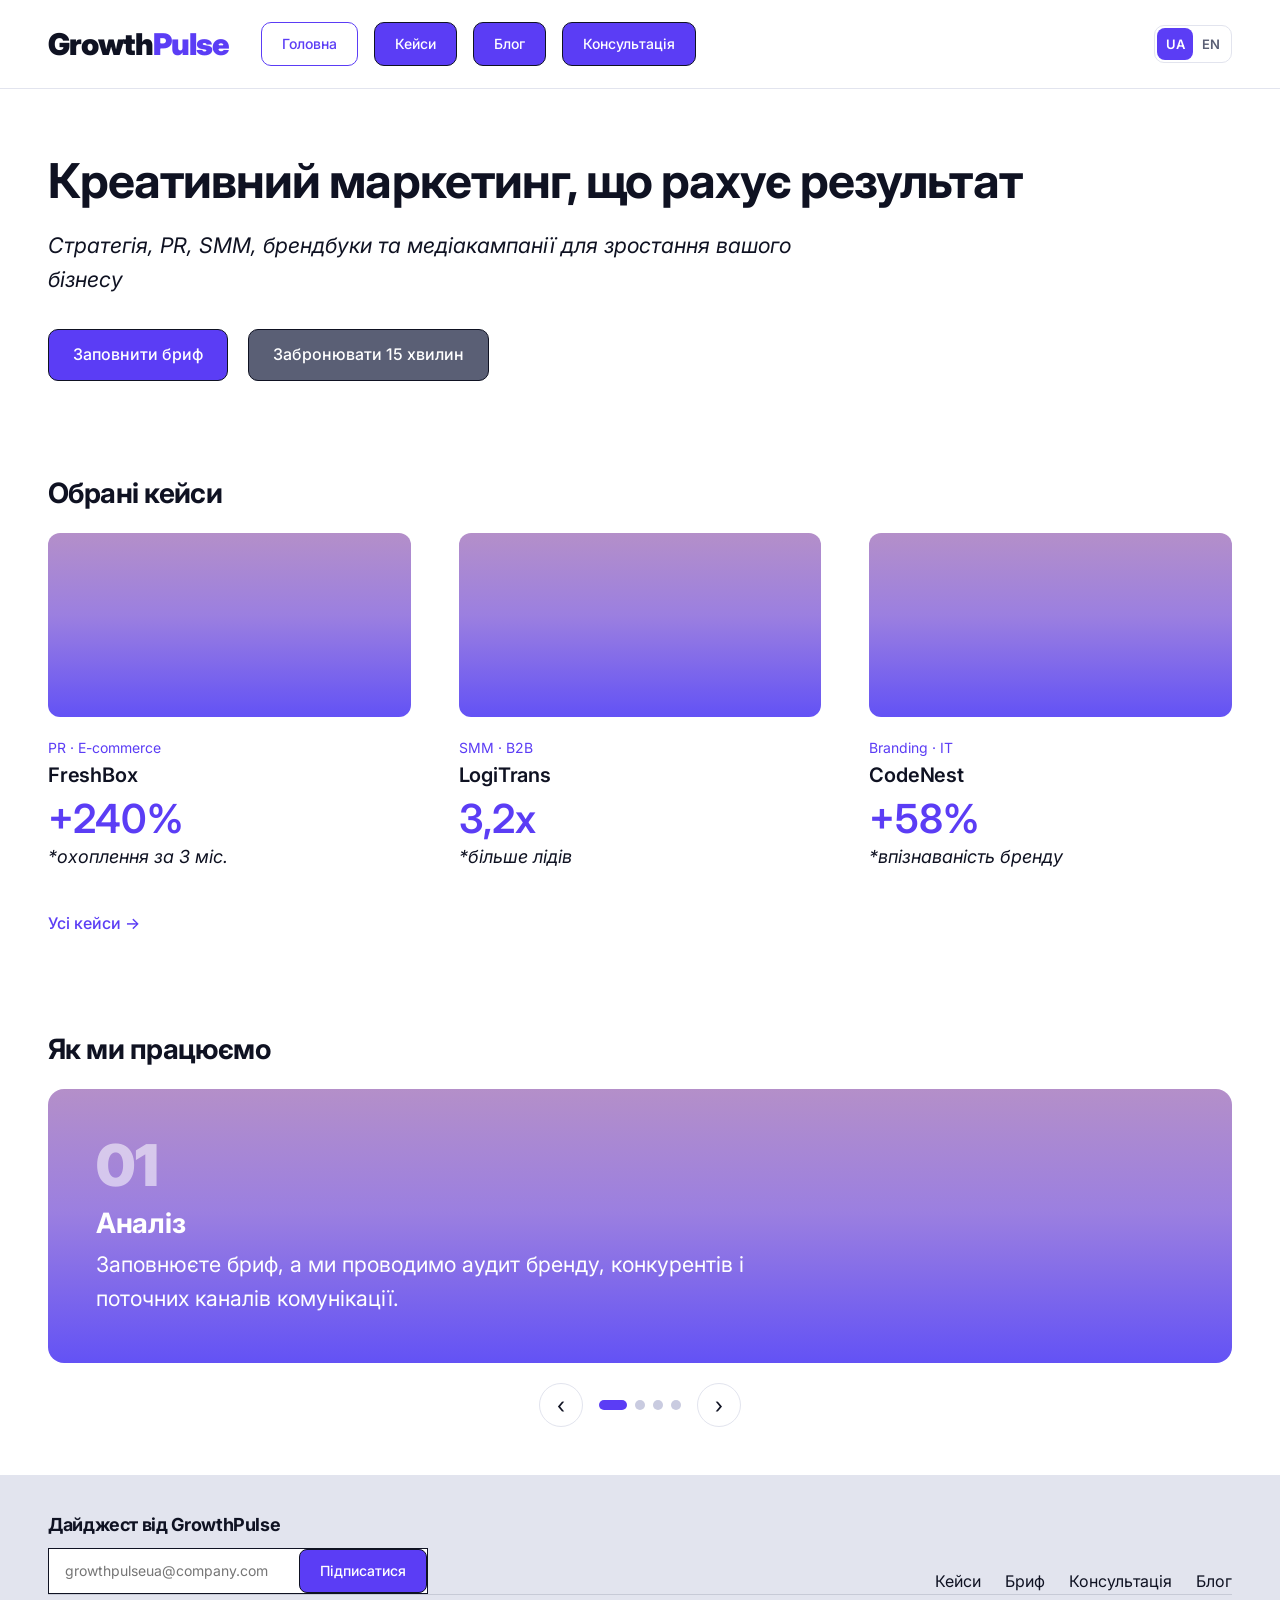
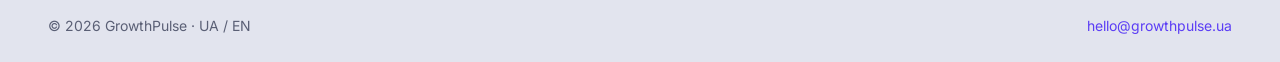
<file: index.html>
<!DOCTYPE html>
<html lang="uk" class="no-js">
<head>
  <meta charset="utf-8">
  <meta name="viewport" content="width=device-width, initial-scale=1">
  <title>GrowthPulse — маркетингова агенція</title>
  <meta name="description" content="GrowthPulse — креативний маркетинг, що рахує результат: стратегія, PR, SMM, брендбуки та медіакампанії.">
  <link rel="preconnect" href="https://fonts.googleapis.com">
  <link rel="preconnect" href="https://fonts.gstatic.com" crossorigin>
  <link rel="stylesheet" href="https://fonts.googleapis.com/css2?family=Inter:ital,wght@0,400;0,500;0,600;0,700;0,900;1,400&amp;display=swap">
  <link rel="stylesheet" href="css/main.css">
  <!-- JavaScript: спершу ядро й дані, потім компоненти, сценарії сторінок і точка входу main.js -->
  <script src="js/core/utils.js" defer></script>
  <script src="js/core/validation.js" defer></script>
  <script src="js/data/content.js" defer></script>
  <script src="js/components/toast.js" defer></script>
  <script src="js/components/modal.js" defer></script>
  <script src="js/components/accordion.js" defer></script>
  <script src="js/components/slider.js" defer></script>
  <script src="js/components/tabs.js" defer></script>
  <script src="js/features/navigation.js" defer></script>
  <script src="js/features/language.js" defer></script>
  <script src="js/features/cases.js" defer></script>
  <script src="js/features/blog.js" defer></script>
  <script src="js/features/brief.js" defer></script>
  <script src="js/features/booking.js" defer></script>
  <script src="js/features/subscribe.js" defer></script>
  <script src="js/main.js" defer></script>
</head>
<body data-page="home">
  <a class="skip-link" href="#main" data-en="Skip to content">Перейти до вмісту</a>

  <header class="site-header">
    <div class="container site-header__inner">
      <a class="logo" href="index.html" aria-label="GrowthPulse — на головну">Growth<span>Pulse</span></a>

      <nav class="site-nav" id="site-nav" aria-label="Головне меню">
        <ul class="site-nav__list">
          <li><a class="btn btn--primary btn--block" href="index.html" aria-current="page" data-en="Home">Головна</a></li>
          <li><a class="btn btn--primary btn--block" href="cases.html" data-en="Cases">Кейси</a></li>
          <li><a class="btn btn--primary btn--block" href="blog.html" data-en="Blog">Блог</a></li>
          <li><a class="btn btn--primary btn--block" href="consultation.html" data-en="Consultation">Консультація</a></li>
        </ul>
      </nav>

      <div class="site-header__actions">
        <div class="lang-switch" role="group" aria-label="Мова сайту">
          <button class="lang-switch__btn" type="button" data-lang="uk" aria-pressed="true">UA</button>
          <button class="lang-switch__btn" type="button" data-lang="en" aria-pressed="false">EN</button>
        </div>
        <button class="nav-toggle" type="button" aria-controls="site-nav" aria-expanded="false" aria-label="Відкрити меню">
          <span class="nav-toggle__bar"></span>
          <span class="nav-toggle__bar"></span>
          <span class="nav-toggle__bar"></span>
        </button>
      </div>
    </div>
  </header>

  <main id="main" tabindex="-1">
    <section class="hero" aria-labelledby="hero-title">
      <div class="container">
        <h1 class="hero__title" id="hero-title" data-en="Creative marketing that counts results">Креативний маркетинг, що рахує результат</h1>
        <p class="hero__lead" data-en="Strategy, PR, SMM, brand books and media campaigns to grow your business">Стратегія, PR, SMM, брендбуки та медіакампанії для зростання вашого бізнесу</p>
        <div class="btn-group">
          <a class="btn btn--primary btn--lg" href="brief.html" data-en="Fill in the brief">Заповнити бриф</a>
          <a class="btn btn--secondary btn--lg" href="consultation.html" data-en="Book 15 minutes">Забронювати 15 хвилин</a>
        </div>
      </div>
    </section>

    <section class="section section--tight-top" aria-labelledby="featured-title">
      <div class="container">
        <h2 class="section__title" id="featured-title" data-en="Featured cases">Обрані кейси</h2>
        <div class="grid-cards">
          <article class="card" data-category="pr">
            <div class="card__cover" aria-hidden="true"></div>
            <p class="card__meta">PR · E-commerce</p>
            <h3 class="card__title"><a href="cases.html#freshbox">FreshBox</a></h3>
            <p class="case-result"><strong class="case-result__value">+240%</strong></p>
            <p class="case-result__label" data-en="*reach in 3 months">*охоплення за 3 міс.</p>
          </article>
          <article class="card" data-category="smm">
            <div class="card__cover" aria-hidden="true"></div>
            <p class="card__meta">SMM · B2B</p>
            <h3 class="card__title"><a href="cases.html#logitrans">LogiTrans</a></h3>
            <p class="case-result"><strong class="case-result__value">3,2x</strong></p>
            <p class="case-result__label" data-en="*more leads">*більше лідів</p>
          </article>
          <article class="card" data-category="branding">
            <div class="card__cover" aria-hidden="true"></div>
            <p class="card__meta">Branding · IT</p>
            <h3 class="card__title"><a href="cases.html#codenest">CodeNest</a></h3>
            <p class="case-result"><strong class="case-result__value">+58%</strong></p>
            <p class="case-result__label" data-en="*brand awareness">*впізнаваність бренду</p>
          </article>
        </div>
        <a class="link-arrow" href="cases.html" data-en="All cases →">Усі кейси →</a>
      </div>
    </section>

    <section class="section section--muted" aria-labelledby="process-title">
      <div class="container">
        <h2 class="section__title" id="process-title" data-en="How we work">Як ми працюємо</h2>
        <div class="slider" id="process-slider" role="region" aria-roledescription="карусель" aria-label="Етапи роботи">
          <div class="slider__viewport">
            <ol class="slider__track" data-slider-track>
              <li class="slide" data-slide>
                <span class="slide__num">01</span>
                <h3 class="slide__title">Аналіз</h3>
                <p class="slide__text">Заповнюєте бриф, а ми проводимо аудит бренду, конкурентів і поточних каналів комунікації.</p>
              </li>
              <li class="slide" data-slide>
                <span class="slide__num">02</span>
                <h3 class="slide__title">Стратегія</h3>
                <p class="slide__text">Формуємо цілі й KPI, обираємо канали та розподіляємо бюджет — усе в одному медіаплані.</p>
              </li>
              <li class="slide" data-slide>
                <span class="slide__num">03</span>
                <h3 class="slide__title">Запуск</h3>
                <p class="slide__text">Готуємо креативи, запускаємо PR, SMM і рекламу, щотижня оптимізуємо кампанії.</p>
              </li>
              <li class="slide" data-slide>
                <span class="slide__num">04</span>
                <h3 class="slide__title">Звіт</h3>
                <p class="slide__text">Щомісяця показуємо результати в цифрах і пропонуємо наступні кроки для зростання.</p>
              </li>
            </ol>
          </div>
          <div class="slider__controls">
            <button class="slider__arrow" type="button" data-slider-prev aria-label="Попередній етап">‹</button>
            <div class="slider__dots" data-slider-dots></div>
            <button class="slider__arrow" type="button" data-slider-next aria-label="Наступний етап">›</button>
          </div>
          <p class="visually-hidden" data-slider-status aria-live="polite"></p>
        </div>
      </div>
    </section>
  </main>

  <footer class="site-footer">
    <div class="container">
      <div class="site-footer__inner">
        <section aria-labelledby="digest-title">
          <h2 class="site-footer__title" id="digest-title" data-en="GrowthPulse digest">Дайджест від GrowthPulse</h2>
          <form class="subscribe-form" novalidate data-form="subscribe">
            <div class="subscribe">
              <label class="visually-hidden" for="subscribe-email">Email</label>
              <input class="subscribe__input" id="subscribe-email" name="email" type="email" placeholder="growthpulseua@company.com" autocomplete="email" required aria-describedby="subscribe-email-error">
              <button class="btn btn--primary" type="submit" data-en="Subscribe">Підписатися</button>
            </div>
            <p class="field__error" id="subscribe-email-error"></p>
          </form>
        </section>

        <nav aria-label="Навігація у футері">
          <ul class="footer-links">
            <li><a href="cases.html" data-en="Cases">Кейси</a></li>
            <li><a href="brief.html" data-en="Brief">Бриф</a></li>
            <li><a href="consultation.html" data-en="Consultation">Консультація</a></li>
            <li><a href="blog.html" data-en="Blog">Блог</a></li>
          </ul>
        </nav>
      </div>

      <div class="site-footer__bottom">
        <p>© 2026 GrowthPulse · UA / EN</p>
        <p><a href="mailto:hello@growthpulse.ua">hello@growthpulse.ua</a></p>
      </div>
    </div>
  </footer>

  <button class="to-top" type="button" aria-label="Повернутися нагору">↑</button>
</body>
</html>
</file>
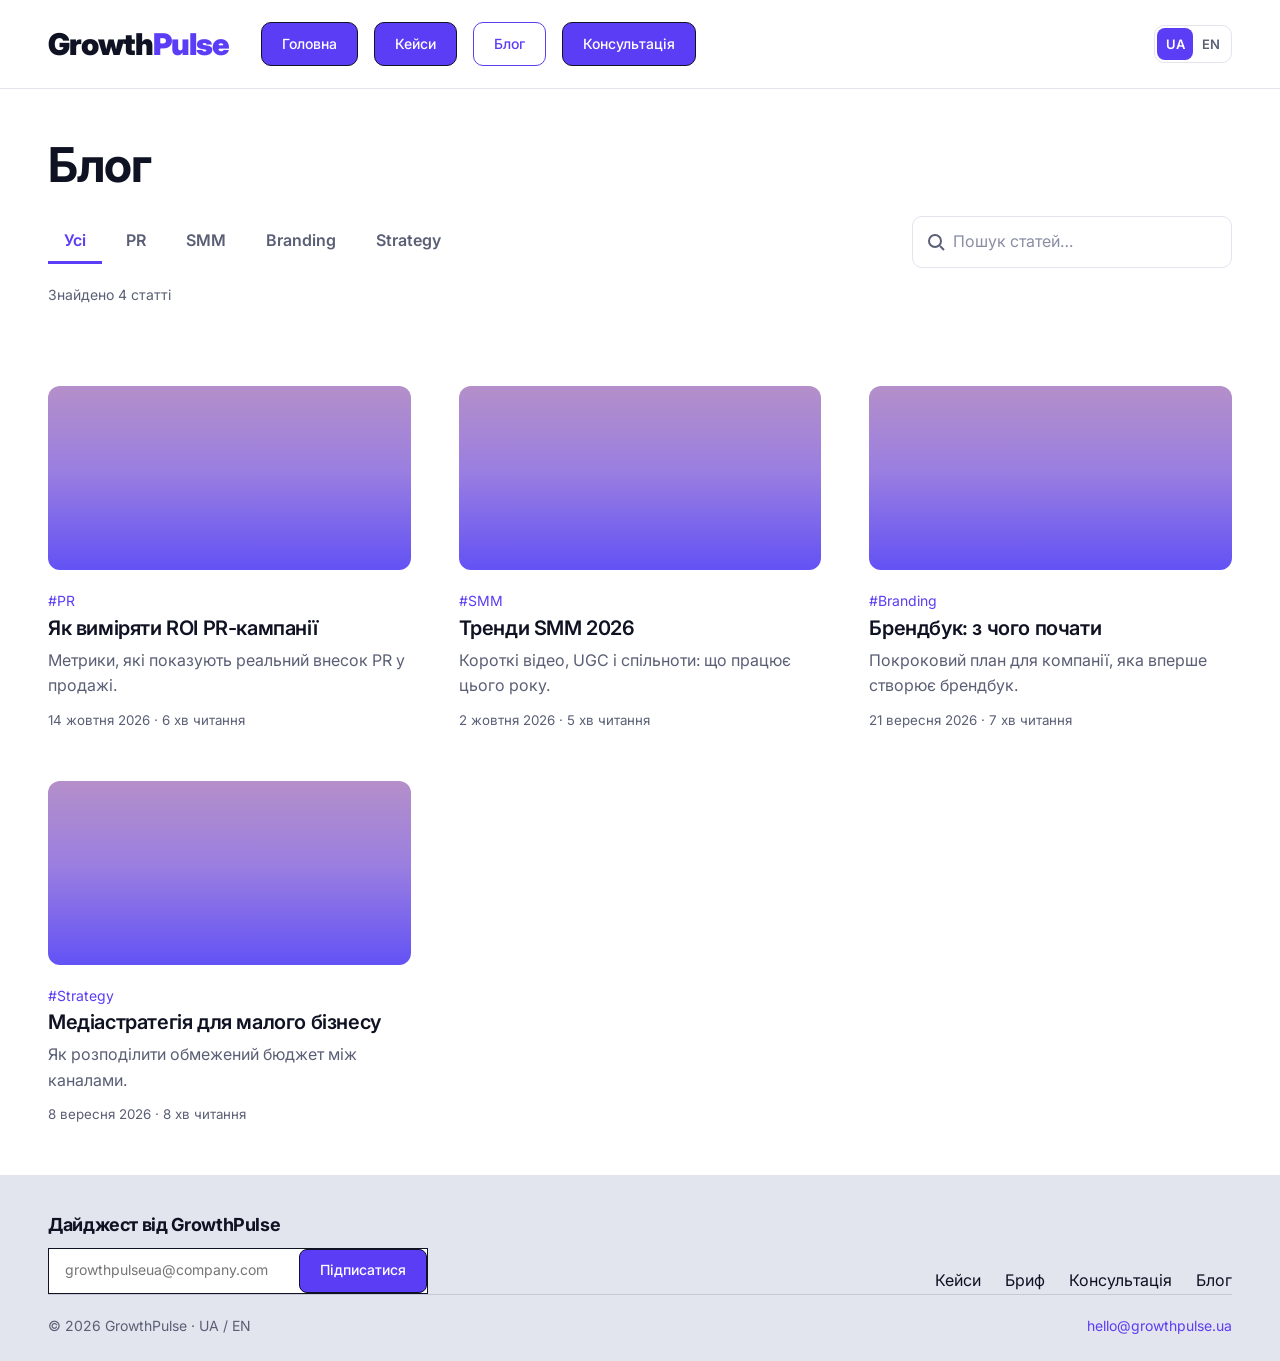
<file: blog.html>
<!DOCTYPE html>
<html lang="uk" class="no-js">
<head>
  <meta charset="utf-8">
  <meta name="viewport" content="width=device-width, initial-scale=1">
  <title>Блог — GrowthPulse</title>
  <meta name="description" content="Експертні матеріали GrowthPulse про PR, SMM, брендинг і медіастратегії.">
  <link rel="preconnect" href="https://fonts.googleapis.com">
  <link rel="preconnect" href="https://fonts.gstatic.com" crossorigin>
  <link rel="stylesheet" href="https://fonts.googleapis.com/css2?family=Inter:ital,wght@0,400;0,500;0,600;0,700;0,900;1,400&amp;display=swap">
  <link rel="stylesheet" href="css/main.css">
  <!-- JavaScript: спершу ядро й дані, потім компоненти, сценарії сторінок і точка входу main.js -->
  <script src="js/core/utils.js" defer></script>
  <script src="js/core/validation.js" defer></script>
  <script src="js/data/content.js" defer></script>
  <script src="js/components/toast.js" defer></script>
  <script src="js/components/modal.js" defer></script>
  <script src="js/components/accordion.js" defer></script>
  <script src="js/components/slider.js" defer></script>
  <script src="js/components/tabs.js" defer></script>
  <script src="js/features/navigation.js" defer></script>
  <script src="js/features/language.js" defer></script>
  <script src="js/features/cases.js" defer></script>
  <script src="js/features/blog.js" defer></script>
  <script src="js/features/brief.js" defer></script>
  <script src="js/features/booking.js" defer></script>
  <script src="js/features/subscribe.js" defer></script>
  <script src="js/main.js" defer></script>
</head>
<body data-page="blog">
  <a class="skip-link" href="#main" data-en="Skip to content">Перейти до вмісту</a>

  <header class="site-header">
    <div class="container site-header__inner">
      <a class="logo" href="index.html" aria-label="GrowthPulse — на головну">Growth<span>Pulse</span></a>

      <nav class="site-nav" id="site-nav" aria-label="Головне меню">
        <ul class="site-nav__list">
          <li><a class="btn btn--primary btn--block" href="index.html" data-en="Home">Головна</a></li>
          <li><a class="btn btn--primary btn--block" href="cases.html" data-en="Cases">Кейси</a></li>
          <li><a class="btn btn--primary btn--block" href="blog.html" aria-current="page" data-en="Blog">Блог</a></li>
          <li><a class="btn btn--primary btn--block" href="consultation.html" data-en="Consultation">Консультація</a></li>
        </ul>
      </nav>

      <div class="site-header__actions">
        <div class="lang-switch" role="group" aria-label="Мова сайту">
          <button class="lang-switch__btn" type="button" data-lang="uk" aria-pressed="true">UA</button>
          <button class="lang-switch__btn" type="button" data-lang="en" aria-pressed="false">EN</button>
        </div>
        <button class="nav-toggle" type="button" aria-controls="site-nav" aria-expanded="false" aria-label="Відкрити меню">
          <span class="nav-toggle__bar"></span>
          <span class="nav-toggle__bar"></span>
          <span class="nav-toggle__bar"></span>
        </button>
      </div>
    </div>
  </header>

  <main id="main" tabindex="-1">
    <section class="page-head" aria-labelledby="page-title">
      <div class="container">
        <h1 id="page-title" data-en="Blog">Блог</h1>
        <div class="blog-tools">
          <div class="tabs" id="blog-tabs" role="tablist" aria-label="Категорії статей">
            <button class="tab" type="button" role="tab" id="tab-all" data-value="all" aria-selected="true" aria-controls="posts-panel">Усі</button>
            <button class="tab" type="button" role="tab" id="tab-pr" data-value="pr" aria-selected="false" aria-controls="posts-panel">PR</button>
            <button class="tab" type="button" role="tab" id="tab-smm" data-value="smm" aria-selected="false" aria-controls="posts-panel">SMM</button>
            <button class="tab" type="button" role="tab" id="tab-branding" data-value="branding" aria-selected="false" aria-controls="posts-panel">Branding</button>
            <button class="tab" type="button" role="tab" id="tab-strategy" data-value="strategy" aria-selected="false" aria-controls="posts-panel">Strategy</button>
          </div>
          <div class="search">
            <label class="visually-hidden" for="blog-search">Пошук статей</label>
            <input class="input search__input" id="blog-search" type="search" placeholder="Пошук статей…" autocomplete="off">
          </div>
        </div>
        <p class="results-counter" id="posts-counter" aria-live="polite"></p>
      </div>
    </section>

    <section class="section section--tight-top" aria-label="Статті">
      <div class="container">
        <div id="posts-panel" role="tabpanel" aria-label="Список статей">
          <ul class="grid-cards" id="posts-list">
          <li class="post" data-tag="pr">
            <article class="card">
              <div class="card__cover" aria-hidden="true"></div>
              <p class="card__meta">#PR</p>
              <h2 class="card__title">Як виміряти ROI PR-кампанії</h2>
              <p class="card__text">Метрики, які показують реальний внесок PR у продажі.</p>
              <p class="card__date"><small><time datetime="2026-10-14">14 жовтня 2026</time> · 6 хв читання</small></p>
            </article>
          </li>

          <li class="post" data-tag="smm">
            <article class="card">
              <div class="card__cover" aria-hidden="true"></div>
              <p class="card__meta">#SMM</p>
              <h2 class="card__title">Тренди SMM 2026</h2>
              <p class="card__text">Короткі відео, UGC і спільноти: що працює цього року.</p>
              <p class="card__date"><small><time datetime="2026-10-02">2 жовтня 2026</time> · 5 хв читання</small></p>
            </article>
          </li>

          <li class="post" data-tag="branding">
            <article class="card">
              <div class="card__cover" aria-hidden="true"></div>
              <p class="card__meta">#Branding</p>
              <h2 class="card__title">Брендбук: з чого почати</h2>
              <p class="card__text">Покроковий план для компанії, яка вперше створює брендбук.</p>
              <p class="card__date"><small><time datetime="2026-09-21">21 вересня 2026</time> · 7 хв читання</small></p>
            </article>
          </li>

          <li class="post" data-tag="strategy">
            <article class="card">
              <div class="card__cover" aria-hidden="true"></div>
              <p class="card__meta">#Strategy</p>
              <h2 class="card__title">Медіастратегія для малого бізнесу</h2>
              <p class="card__text">Як розподілити обмежений бюджет між каналами.</p>
              <p class="card__date"><small><time datetime="2026-09-08">8 вересня 2026</time> · 8 хв читання</small></p>
            </article>
          </li>
          </ul>
        </div>
        <div class="empty-state" id="posts-empty" hidden>
          <p>За вашим запитом статей не знайдено.</p>
          <button class="btn btn--outline" type="button" id="posts-reset">Скинути фільтри</button>
        </div>
      </div>
    </section>
  </main>

  <footer class="site-footer">
    <div class="container">
      <div class="site-footer__inner">
        <section aria-labelledby="digest-title">
          <h2 class="site-footer__title" id="digest-title" data-en="GrowthPulse digest">Дайджест від GrowthPulse</h2>
          <form class="subscribe-form" novalidate data-form="subscribe">
            <div class="subscribe">
              <label class="visually-hidden" for="subscribe-email">Email</label>
              <input class="subscribe__input" id="subscribe-email" name="email" type="email" placeholder="growthpulseua@company.com" autocomplete="email" required aria-describedby="subscribe-email-error">
              <button class="btn btn--primary" type="submit" data-en="Subscribe">Підписатися</button>
            </div>
            <p class="field__error" id="subscribe-email-error"></p>
          </form>
        </section>

        <nav aria-label="Навігація у футері">
          <ul class="footer-links">
            <li><a href="cases.html" data-en="Cases">Кейси</a></li>
            <li><a href="brief.html" data-en="Brief">Бриф</a></li>
            <li><a href="consultation.html" data-en="Consultation">Консультація</a></li>
            <li><a href="blog.html" data-en="Blog">Блог</a></li>
          </ul>
        </nav>
      </div>

      <div class="site-footer__bottom">
        <p>© 2026 GrowthPulse · UA / EN</p>
        <p><a href="mailto:hello@growthpulse.ua">hello@growthpulse.ua</a></p>
      </div>
    </div>
  </footer>

  <button class="to-top" type="button" aria-label="Повернутися нагору">↑</button>
</body>
</html>
</file>
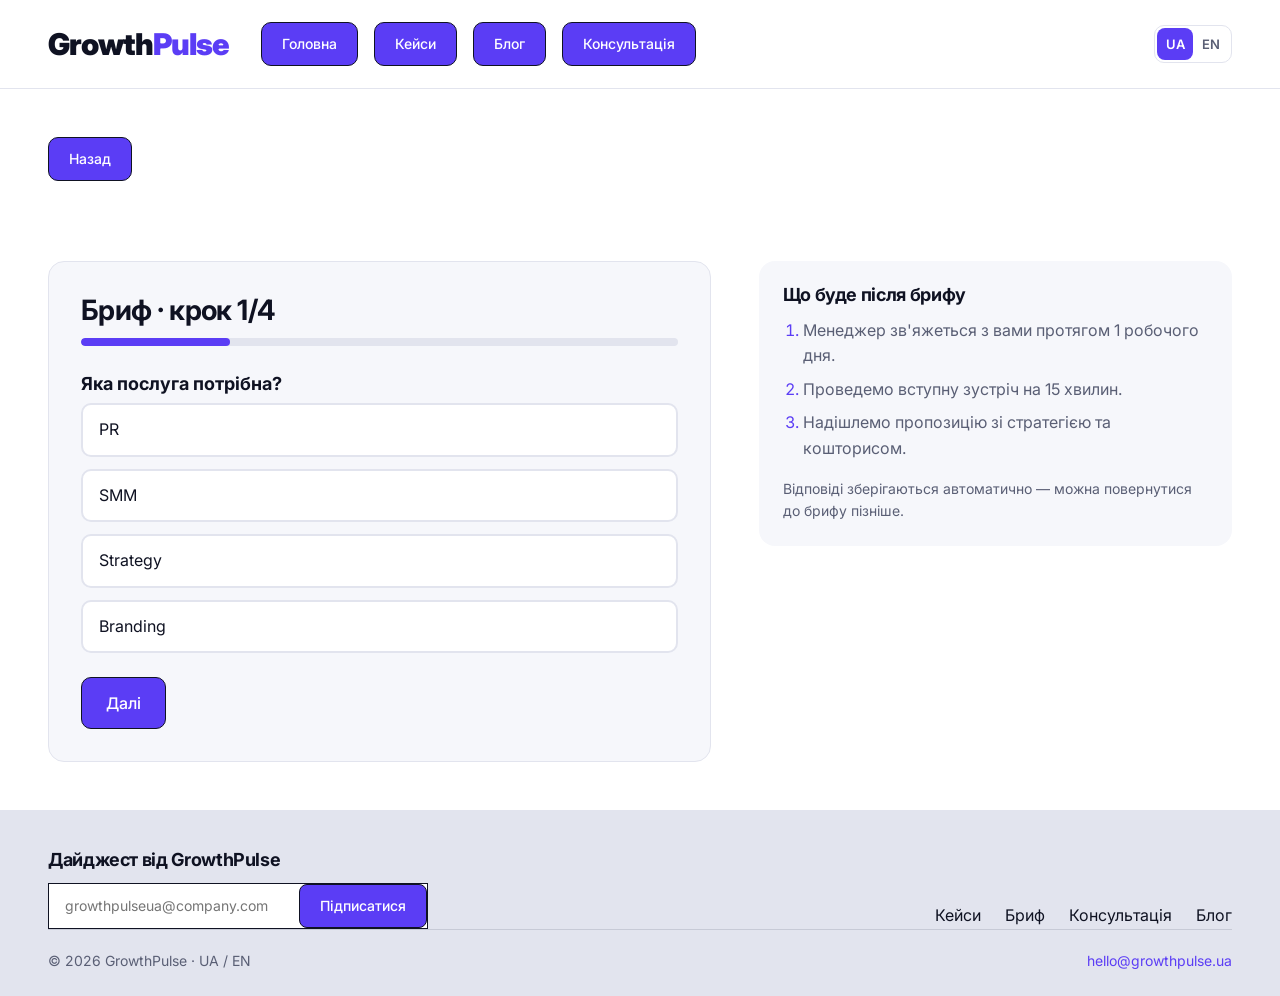
<file: brief.html>
<!DOCTYPE html>
<html lang="uk" class="no-js">
<head>
  <meta charset="utf-8">
  <meta name="viewport" content="width=device-width, initial-scale=1">
  <title>Бриф — GrowthPulse</title>
  <meta name="description" content="Заповніть інтерактивний бриф із 4 кроків, і команда GrowthPulse підготує пропозицію.">
  <link rel="preconnect" href="https://fonts.googleapis.com">
  <link rel="preconnect" href="https://fonts.gstatic.com" crossorigin>
  <link rel="stylesheet" href="https://fonts.googleapis.com/css2?family=Inter:ital,wght@0,400;0,500;0,600;0,700;0,900;1,400&amp;display=swap">
  <link rel="stylesheet" href="css/main.css">
  <!-- JavaScript: спершу ядро й дані, потім компоненти, сценарії сторінок і точка входу main.js -->
  <script src="js/core/utils.js" defer></script>
  <script src="js/core/validation.js" defer></script>
  <script src="js/data/content.js" defer></script>
  <script src="js/components/toast.js" defer></script>
  <script src="js/components/modal.js" defer></script>
  <script src="js/components/accordion.js" defer></script>
  <script src="js/components/slider.js" defer></script>
  <script src="js/components/tabs.js" defer></script>
  <script src="js/features/navigation.js" defer></script>
  <script src="js/features/language.js" defer></script>
  <script src="js/features/cases.js" defer></script>
  <script src="js/features/blog.js" defer></script>
  <script src="js/features/brief.js" defer></script>
  <script src="js/features/booking.js" defer></script>
  <script src="js/features/subscribe.js" defer></script>
  <script src="js/main.js" defer></script>
</head>
<body data-page="brief">
  <a class="skip-link" href="#main" data-en="Skip to content">Перейти до вмісту</a>

  <header class="site-header">
    <div class="container site-header__inner">
      <a class="logo" href="index.html" aria-label="GrowthPulse — на головну">Growth<span>Pulse</span></a>

      <nav class="site-nav" id="site-nav" aria-label="Головне меню">
        <ul class="site-nav__list">
          <li><a class="btn btn--primary btn--block" href="index.html" data-en="Home">Головна</a></li>
          <li><a class="btn btn--primary btn--block" href="cases.html" data-en="Cases">Кейси</a></li>
          <li><a class="btn btn--primary btn--block" href="blog.html" data-en="Blog">Блог</a></li>
          <li><a class="btn btn--primary btn--block" href="consultation.html" data-en="Consultation">Консультація</a></li>
        </ul>
      </nav>

      <div class="site-header__actions">
        <div class="lang-switch" role="group" aria-label="Мова сайту">
          <button class="lang-switch__btn" type="button" data-lang="uk" aria-pressed="true">UA</button>
          <button class="lang-switch__btn" type="button" data-lang="en" aria-pressed="false">EN</button>
        </div>
        <button class="nav-toggle" type="button" aria-controls="site-nav" aria-expanded="false" aria-label="Відкрити меню">
          <span class="nav-toggle__bar"></span>
          <span class="nav-toggle__bar"></span>
          <span class="nav-toggle__bar"></span>
        </button>
      </div>
    </div>
  </header>

  <main id="main" tabindex="-1">
    <section class="page-head" aria-labelledby="page-title">
      <div class="container">
        <a class="btn btn--primary" href="cases.html" data-en="Back">Назад</a>
        <h1 class="visually-hidden" id="page-title">Бриф на співпрацю</h1>
      </div>
    </section>

    <section class="section section--tight-top">
      <div class="container layout-sidebar">
        <form class="brief" id="brief-form" novalidate aria-labelledby="brief-title">
          <h2 class="brief__title" id="brief-title">Бриф · крок <span data-step-current>1</span>/4</h2>
          <div class="progress" role="progressbar" aria-label="Прогрес заповнення брифу" aria-valuemin="1" aria-valuemax="4" aria-valuenow="1">
            <span class="progress__bar"></span>
          </div>

          <fieldset class="brief__step" data-step="1" data-required-group aria-describedby="service-error">
            <legend class="brief__question" tabindex="-1">Яка послуга потрібна?</legend>
            <div class="option">
              <input class="option__input" type="radio" id="service-0" name="service" value="pr">
              <label class="option__label" for="service-0">PR</label>
            </div>
            <div class="option">
              <input class="option__input" type="radio" id="service-1" name="service" value="smm">
              <label class="option__label" for="service-1">SMM</label>
            </div>
            <div class="option">
              <input class="option__input" type="radio" id="service-2" name="service" value="strategy">
              <label class="option__label" for="service-2">Strategy</label>
            </div>
            <div class="option">
              <input class="option__input" type="radio" id="service-3" name="service" value="branding">
              <label class="option__label" for="service-3">Branding</label>
            </div>
            <p class="field__error" id="service-error"></p>
          </fieldset>

          <fieldset class="brief__step" data-step="2" data-required-group aria-describedby="budget-error">
            <legend class="brief__question" tabindex="-1">Який орієнтовний бюджет на місяць?</legend>
            <div class="option">
              <input class="option__input" type="radio" id="budget-0" name="budget" value="lt1k">
              <label class="option__label" for="budget-0">до $1 000</label>
            </div>
            <div class="option">
              <input class="option__input" type="radio" id="budget-1" name="budget" value="1-3k">
              <label class="option__label" for="budget-1">$1 000 – 3 000</label>
            </div>
            <div class="option">
              <input class="option__input" type="radio" id="budget-2" name="budget" value="3-5k">
              <label class="option__label" for="budget-2">$3 000 – 5 000</label>
            </div>
            <div class="option">
              <input class="option__input" type="radio" id="budget-3" name="budget" value="gt5k">
              <label class="option__label" for="budget-3">понад $5 000</label>
            </div>
            <p class="field__error" id="budget-error"></p>
          </fieldset>

          <fieldset class="brief__step" data-step="3" data-required-group aria-describedby="start-error">
            <legend class="brief__question" tabindex="-1">Коли плануєте старт?</legend>
            <div class="option">
              <input class="option__input" type="radio" id="start-0" name="start" value="asap">
              <label class="option__label" for="start-0">Якнайшвидше</label>
            </div>
            <div class="option">
              <input class="option__input" type="radio" id="start-1" name="start" value="month">
              <label class="option__label" for="start-1">Протягом місяця</label>
            </div>
            <div class="option">
              <input class="option__input" type="radio" id="start-2" name="start" value="quarter">
              <label class="option__label" for="start-2">Цього кварталу</label>
            </div>
            <div class="option">
              <input class="option__input" type="radio" id="start-3" name="start" value="unknown">
              <label class="option__label" for="start-3">Ще визначаємося</label>
            </div>
            <p class="field__error" id="start-error"></p>
          </fieldset>

          <fieldset class="brief__step" data-step="4">
            <legend class="brief__question" tabindex="-1">Контактні дані</legend>
            <p class="form-hint">Поля з <span aria-hidden="true">*</span> обов'язкові.</p>
            <div class="form-grid form-grid--2">
              <div class="field">
                <label class="field__label" for="brief-name">Ім'я <span class="field__req" aria-hidden="true">*</span></label>
                <input class="input" id="brief-name" name="name" type="text" required autocomplete="name" minlength="2" data-validate="name" aria-describedby="brief-name-error">
                <p class="field__error" id="brief-name-error"></p>
              </div>
              <div class="field">
                <label class="field__label" for="brief-email">Email <span class="field__req" aria-hidden="true">*</span></label>
                <input class="input" id="brief-email" name="email" type="email" required placeholder="name@company.com" autocomplete="email" aria-describedby="brief-email-error">
                <p class="field__error" id="brief-email-error"></p>
              </div>
            </div>
            <div class="form-grid form-grid--2">
              <div class="field">
                <label class="field__label" for="brief-phone">Телефон</label>
                <input class="input" id="brief-phone" name="phone" type="tel" placeholder="+380 67 123 45 67" autocomplete="tel" aria-describedby="brief-phone-error">
                <p class="field__error" id="brief-phone-error"></p>
              </div>
              <div class="field">
                <label class="field__label" for="brief-company">Компанія / сайт</label>
                <input class="input" id="brief-company" name="company" type="text" autocomplete="organization" aria-describedby="brief-company-error">
                <p class="field__error" id="brief-company-error"></p>
              </div>
            </div>
              <div class="field">
                <label class="field__label" for="brief-goal">Мета проєкту</label>
                <textarea class="textarea" id="brief-goal" name="goal" rows="4" placeholder="Наприклад: збільшити кількість заявок із соцмереж" data-max="500" aria-describedby="brief-goal-error"></textarea>
                <p class="field__error" id="brief-goal-error"></p>
              </div>
          </fieldset>

          <div class="brief__actions">
            <button class="btn btn--outline btn--lg" type="button" data-brief="prev" hidden>Назад</button>
            <button class="btn btn--primary btn--lg" type="button" data-brief="next">Далі</button>
            <button class="btn btn--primary btn--lg" type="submit" data-brief="submit">Надіслати бриф</button>
          </div>
        </form>

        <aside class="aside-card" aria-labelledby="brief-aside-title">
          <h2 class="aside-card__title" id="brief-aside-title">Що буде після брифу</h2>
          <ol class="check-list">
            <li>Менеджер зв'яжеться з вами протягом 1 робочого дня.</li>
            <li>Проведемо вступну зустріч на 15 хвилин.</li>
            <li>Надішлемо пропозицію зі стратегією та кошторисом.</li>
          </ol>
          <p class="aside-card__note">Відповіді зберігаються автоматично — можна повернутися до брифу пізніше.</p>
        </aside>
      </div>
    </section>
  </main>

  <footer class="site-footer">
    <div class="container">
      <div class="site-footer__inner">
        <section aria-labelledby="digest-title">
          <h2 class="site-footer__title" id="digest-title" data-en="GrowthPulse digest">Дайджест від GrowthPulse</h2>
          <form class="subscribe-form" novalidate data-form="subscribe">
            <div class="subscribe">
              <label class="visually-hidden" for="subscribe-email">Email</label>
              <input class="subscribe__input" id="subscribe-email" name="email" type="email" placeholder="growthpulseua@company.com" autocomplete="email" required aria-describedby="subscribe-email-error">
              <button class="btn btn--primary" type="submit" data-en="Subscribe">Підписатися</button>
            </div>
            <p class="field__error" id="subscribe-email-error"></p>
          </form>
        </section>

        <nav aria-label="Навігація у футері">
          <ul class="footer-links">
            <li><a href="cases.html" data-en="Cases">Кейси</a></li>
            <li><a href="brief.html" data-en="Brief">Бриф</a></li>
            <li><a href="consultation.html" data-en="Consultation">Консультація</a></li>
            <li><a href="blog.html" data-en="Blog">Блог</a></li>
          </ul>
        </nav>
      </div>

      <div class="site-footer__bottom">
        <p>© 2026 GrowthPulse · UA / EN</p>
        <p><a href="mailto:hello@growthpulse.ua">hello@growthpulse.ua</a></p>
      </div>
    </div>
  </footer>

  <button class="to-top" type="button" aria-label="Повернутися нагору">↑</button>
</body>
</html>
</file>
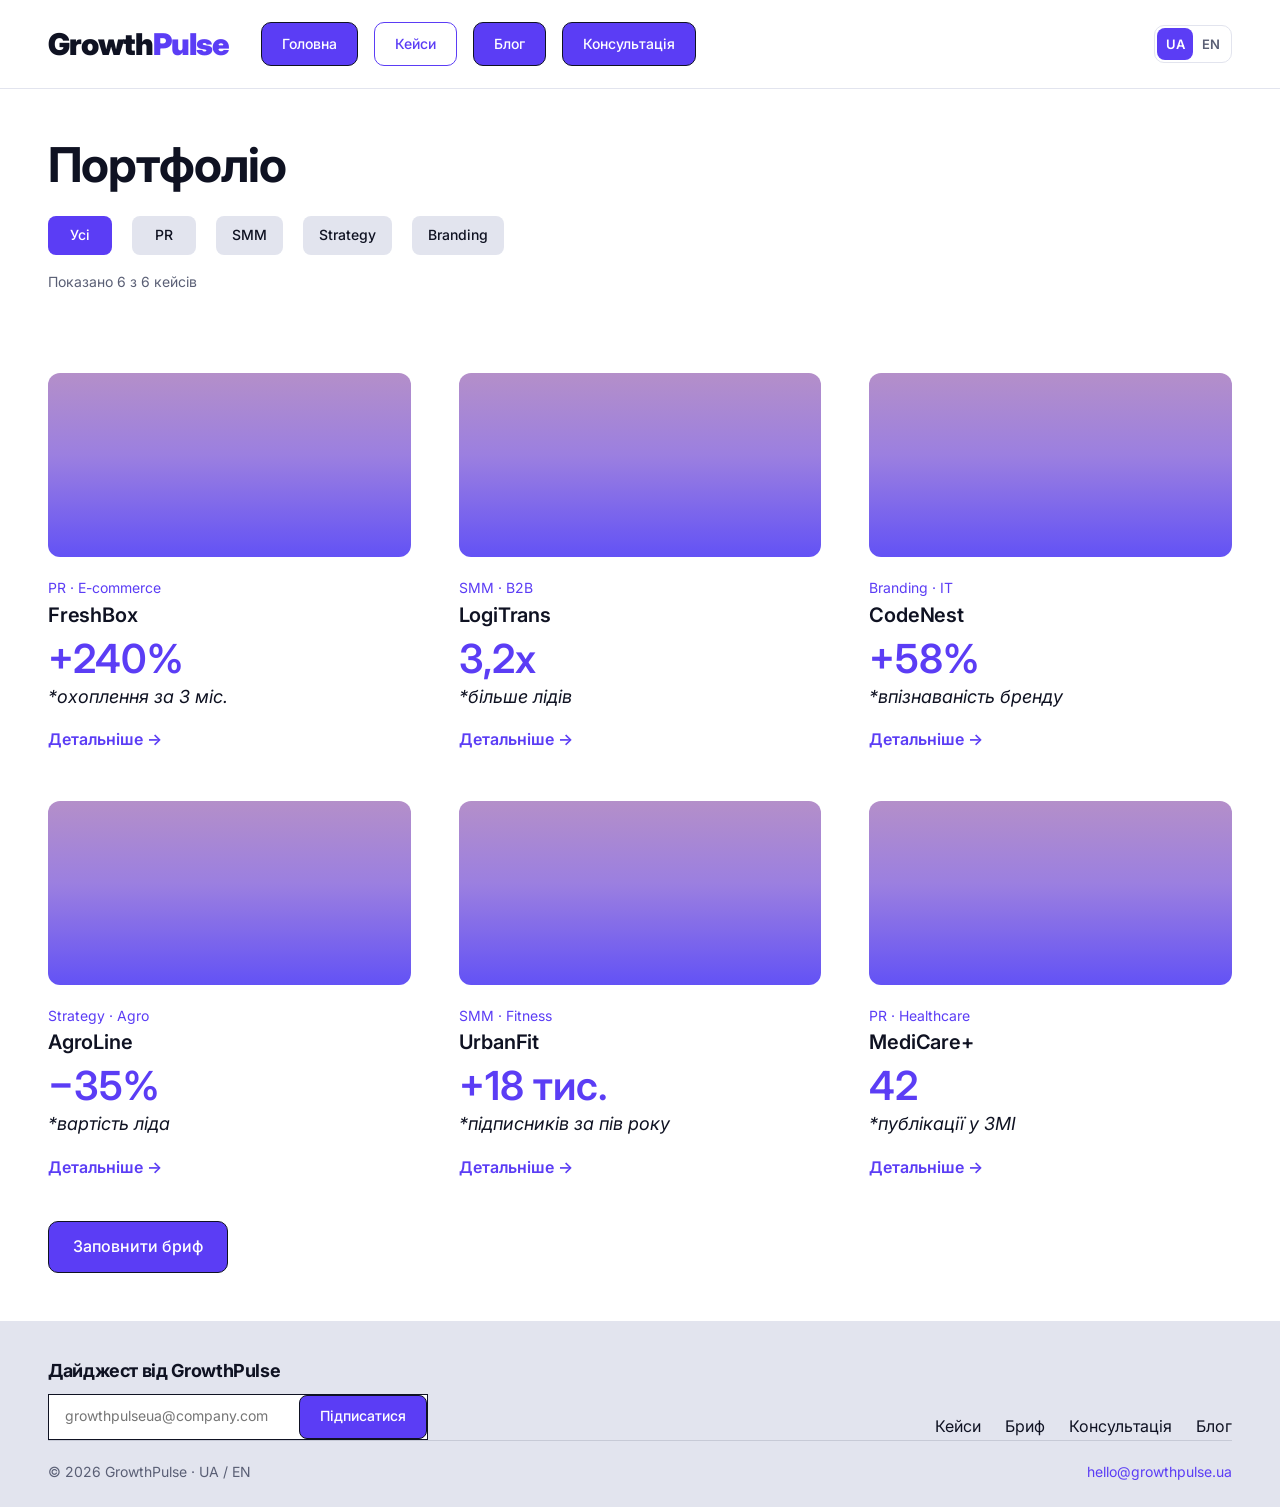
<file: cases.html>
<!DOCTYPE html>
<html lang="uk" class="no-js">
<head>
  <meta charset="utf-8">
  <meta name="viewport" content="width=device-width, initial-scale=1">
  <title>Портфоліо — GrowthPulse</title>
  <meta name="description" content="Кейси агенції GrowthPulse з результатами у цифрах: PR, SMM, стратегія, брендинг.">
  <link rel="preconnect" href="https://fonts.googleapis.com">
  <link rel="preconnect" href="https://fonts.gstatic.com" crossorigin>
  <link rel="stylesheet" href="https://fonts.googleapis.com/css2?family=Inter:ital,wght@0,400;0,500;0,600;0,700;0,900;1,400&amp;display=swap">
  <link rel="stylesheet" href="css/main.css">
  <!-- JavaScript: спершу ядро й дані, потім компоненти, сценарії сторінок і точка входу main.js -->
  <script src="js/core/utils.js" defer></script>
  <script src="js/core/validation.js" defer></script>
  <script src="js/data/content.js" defer></script>
  <script src="js/components/toast.js" defer></script>
  <script src="js/components/modal.js" defer></script>
  <script src="js/components/accordion.js" defer></script>
  <script src="js/components/slider.js" defer></script>
  <script src="js/components/tabs.js" defer></script>
  <script src="js/features/navigation.js" defer></script>
  <script src="js/features/language.js" defer></script>
  <script src="js/features/cases.js" defer></script>
  <script src="js/features/blog.js" defer></script>
  <script src="js/features/brief.js" defer></script>
  <script src="js/features/booking.js" defer></script>
  <script src="js/features/subscribe.js" defer></script>
  <script src="js/main.js" defer></script>
</head>
<body data-page="cases">
  <a class="skip-link" href="#main" data-en="Skip to content">Перейти до вмісту</a>

  <header class="site-header">
    <div class="container site-header__inner">
      <a class="logo" href="index.html" aria-label="GrowthPulse — на головну">Growth<span>Pulse</span></a>

      <nav class="site-nav" id="site-nav" aria-label="Головне меню">
        <ul class="site-nav__list">
          <li><a class="btn btn--primary btn--block" href="index.html" data-en="Home">Головна</a></li>
          <li><a class="btn btn--primary btn--block" href="cases.html" aria-current="page" data-en="Cases">Кейси</a></li>
          <li><a class="btn btn--primary btn--block" href="blog.html" data-en="Blog">Блог</a></li>
          <li><a class="btn btn--primary btn--block" href="consultation.html" data-en="Consultation">Консультація</a></li>
        </ul>
      </nav>

      <div class="site-header__actions">
        <div class="lang-switch" role="group" aria-label="Мова сайту">
          <button class="lang-switch__btn" type="button" data-lang="uk" aria-pressed="true">UA</button>
          <button class="lang-switch__btn" type="button" data-lang="en" aria-pressed="false">EN</button>
        </div>
        <button class="nav-toggle" type="button" aria-controls="site-nav" aria-expanded="false" aria-label="Відкрити меню">
          <span class="nav-toggle__bar"></span>
          <span class="nav-toggle__bar"></span>
          <span class="nav-toggle__bar"></span>
        </button>
      </div>
    </div>
  </header>

  <main id="main" tabindex="-1">
    <section class="page-head" aria-labelledby="page-title">
      <div class="container">
        <h1 id="page-title" data-en="Portfolio">Портфоліо</h1>
        <ul class="chip-list" aria-label="Фільтр кейсів за категорією">
          <li><button class="chip" type="button" data-filter="all" aria-pressed="true" aria-controls="cases-list" data-en="All">Усі</button></li>
          <li><button class="chip" type="button" data-filter="pr" aria-pressed="false" aria-controls="cases-list" data-en="PR">PR</button></li>
          <li><button class="chip" type="button" data-filter="smm" aria-pressed="false" aria-controls="cases-list" data-en="SMM">SMM</button></li>
          <li><button class="chip" type="button" data-filter="strategy" aria-pressed="false" aria-controls="cases-list" data-en="Strategy">Strategy</button></li>
          <li><button class="chip" type="button" data-filter="branding" aria-pressed="false" aria-controls="cases-list" data-en="Branding">Branding</button></li>
        </ul>
        <p class="results-counter" id="cases-counter" aria-live="polite"></p>
      </div>
    </section>

    <section class="section section--tight-top" aria-labelledby="cases-title">
      <div class="container">
        <h2 class="visually-hidden" id="cases-title">Список кейсів</h2>
        <ul class="grid-cards" id="cases-list">
          <li class="noscript-note">Увімкніть JavaScript, щоб переглянути кейси.</li>
        </ul>
        <p class="empty-state" id="cases-empty" hidden>У цій категорії поки немає кейсів.</p>

        <div class="btn-group mt-10">
          <a class="btn btn--primary btn--lg" href="brief.html" data-en="Fill in the brief">Заповнити бриф</a>
        </div>
      </div>
    </section>

    <dialog class="modal" id="case-modal" aria-labelledby="case-modal-title">
      <div class="modal__inner">
        <div class="modal__head">
          <h2 class="modal__title" id="case-modal-title" data-modal-title>Кейс</h2>
          <button class="modal__close" type="button" data-modal-close aria-label="Закрити вікно">×</button>
        </div>
        <div class="modal__body" data-modal-body></div>
      </div>
    </dialog>
  </main>

  <footer class="site-footer">
    <div class="container">
      <div class="site-footer__inner">
        <section aria-labelledby="digest-title">
          <h2 class="site-footer__title" id="digest-title" data-en="GrowthPulse digest">Дайджест від GrowthPulse</h2>
          <form class="subscribe-form" novalidate data-form="subscribe">
            <div class="subscribe">
              <label class="visually-hidden" for="subscribe-email">Email</label>
              <input class="subscribe__input" id="subscribe-email" name="email" type="email" placeholder="growthpulseua@company.com" autocomplete="email" required aria-describedby="subscribe-email-error">
              <button class="btn btn--primary" type="submit" data-en="Subscribe">Підписатися</button>
            </div>
            <p class="field__error" id="subscribe-email-error"></p>
          </form>
        </section>

        <nav aria-label="Навігація у футері">
          <ul class="footer-links">
            <li><a href="cases.html" data-en="Cases">Кейси</a></li>
            <li><a href="brief.html" data-en="Brief">Бриф</a></li>
            <li><a href="consultation.html" data-en="Consultation">Консультація</a></li>
            <li><a href="blog.html" data-en="Blog">Блог</a></li>
          </ul>
        </nav>
      </div>

      <div class="site-footer__bottom">
        <p>© 2026 GrowthPulse · UA / EN</p>
        <p><a href="mailto:hello@growthpulse.ua">hello@growthpulse.ua</a></p>
      </div>
    </div>
  </footer>

  <button class="to-top" type="button" aria-label="Повернутися нагору">↑</button>
</body>
</html>
</file>
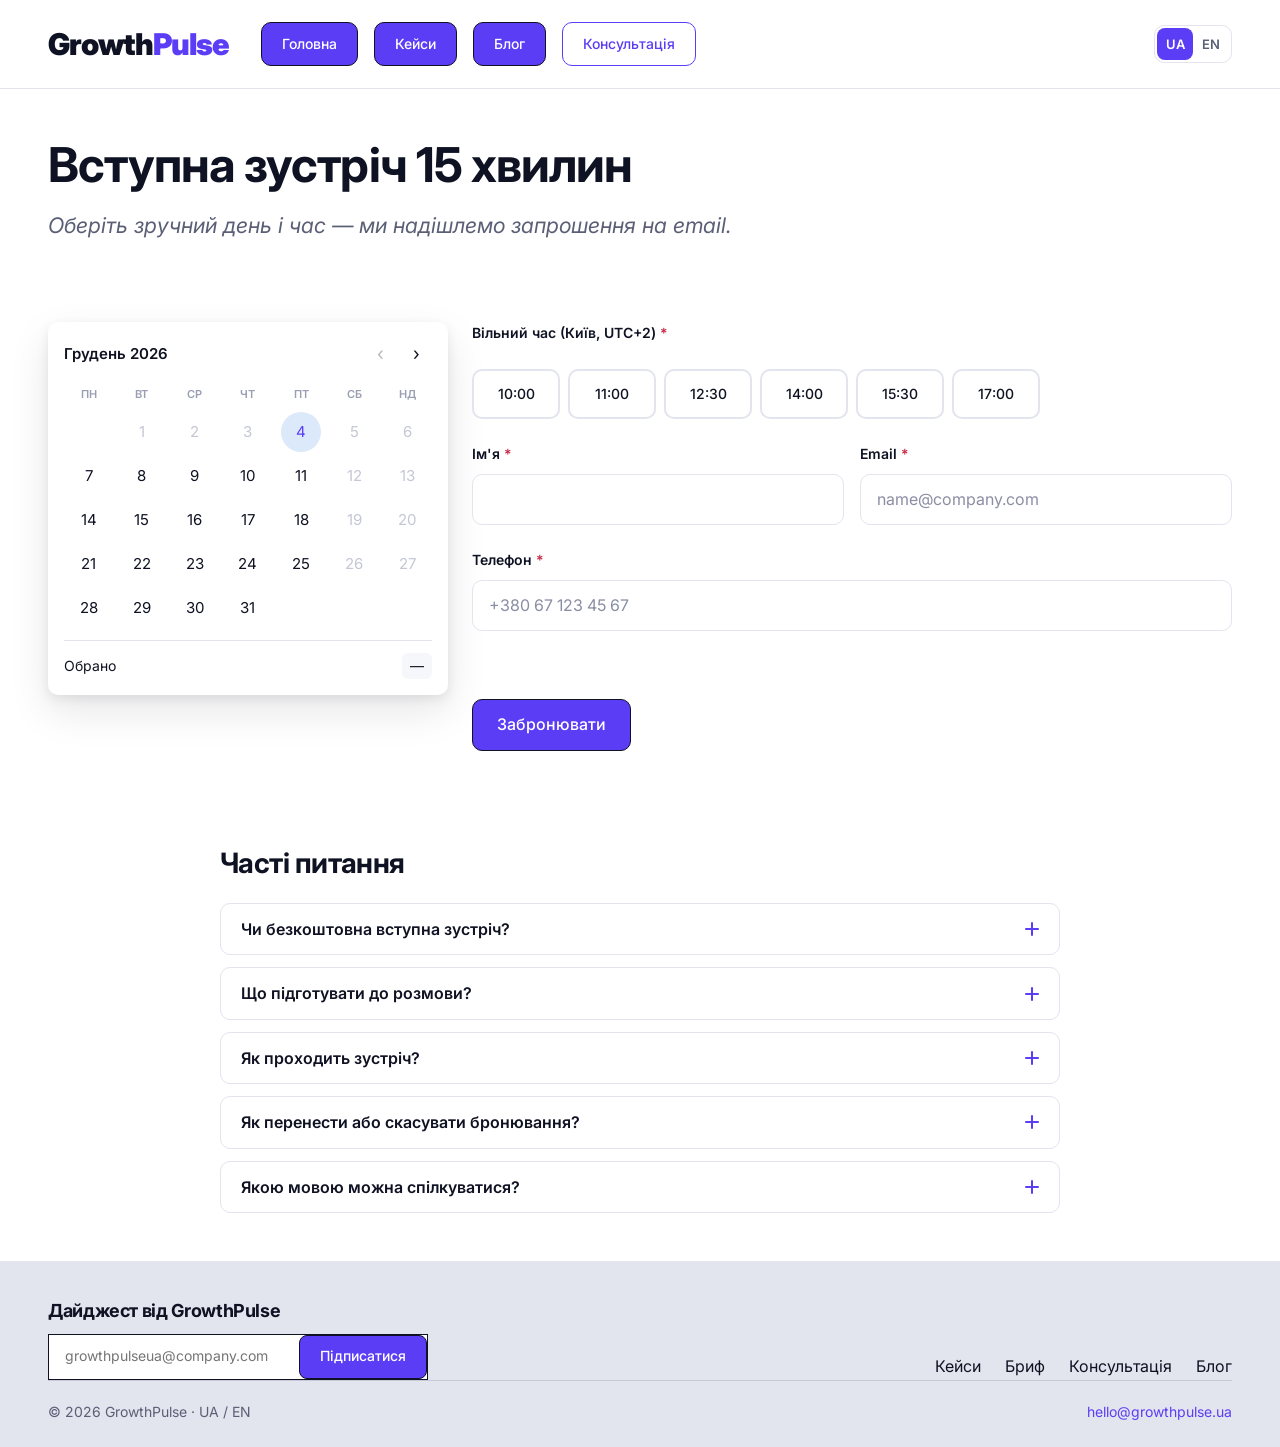
<file: consultation.html>
<!DOCTYPE html>
<html lang="uk" class="no-js">
<head>
  <meta charset="utf-8">
  <meta name="viewport" content="width=device-width, initial-scale=1">
  <title>Консультація — GrowthPulse</title>
  <meta name="description" content="Забронюйте безкоштовну вступну зустріч на 15 хвилин з командою GrowthPulse.">
  <link rel="preconnect" href="https://fonts.googleapis.com">
  <link rel="preconnect" href="https://fonts.gstatic.com" crossorigin>
  <link rel="stylesheet" href="https://fonts.googleapis.com/css2?family=Inter:ital,wght@0,400;0,500;0,600;0,700;0,900;1,400&amp;display=swap">
  <link rel="stylesheet" href="css/main.css">
  <!-- JavaScript: спершу ядро й дані, потім компоненти, сценарії сторінок і точка входу main.js -->
  <script src="js/core/utils.js" defer></script>
  <script src="js/core/validation.js" defer></script>
  <script src="js/data/content.js" defer></script>
  <script src="js/components/toast.js" defer></script>
  <script src="js/components/modal.js" defer></script>
  <script src="js/components/accordion.js" defer></script>
  <script src="js/components/slider.js" defer></script>
  <script src="js/components/tabs.js" defer></script>
  <script src="js/features/navigation.js" defer></script>
  <script src="js/features/language.js" defer></script>
  <script src="js/features/cases.js" defer></script>
  <script src="js/features/blog.js" defer></script>
  <script src="js/features/brief.js" defer></script>
  <script src="js/features/booking.js" defer></script>
  <script src="js/features/subscribe.js" defer></script>
  <script src="js/main.js" defer></script>
</head>
<body data-page="consultation">
  <a class="skip-link" href="#main" data-en="Skip to content">Перейти до вмісту</a>

  <header class="site-header">
    <div class="container site-header__inner">
      <a class="logo" href="index.html" aria-label="GrowthPulse — на головну">Growth<span>Pulse</span></a>

      <nav class="site-nav" id="site-nav" aria-label="Головне меню">
        <ul class="site-nav__list">
          <li><a class="btn btn--primary btn--block" href="index.html" data-en="Home">Головна</a></li>
          <li><a class="btn btn--primary btn--block" href="cases.html" data-en="Cases">Кейси</a></li>
          <li><a class="btn btn--primary btn--block" href="blog.html" data-en="Blog">Блог</a></li>
          <li><a class="btn btn--primary btn--block" href="consultation.html" aria-current="page" data-en="Consultation">Консультація</a></li>
        </ul>
      </nav>

      <div class="site-header__actions">
        <div class="lang-switch" role="group" aria-label="Мова сайту">
          <button class="lang-switch__btn" type="button" data-lang="uk" aria-pressed="true">UA</button>
          <button class="lang-switch__btn" type="button" data-lang="en" aria-pressed="false">EN</button>
        </div>
        <button class="nav-toggle" type="button" aria-controls="site-nav" aria-expanded="false" aria-label="Відкрити меню">
          <span class="nav-toggle__bar"></span>
          <span class="nav-toggle__bar"></span>
          <span class="nav-toggle__bar"></span>
        </button>
      </div>
    </div>
  </header>

  <main id="main" tabindex="-1">
    <section class="page-head" aria-labelledby="page-title">
      <div class="container">
        <h1 id="page-title" data-en="15-minute intro call">Вступна зустріч 15 хвилин</h1>
        <p class="page-head__lead">Оберіть зручний день і час — ми надішлемо запрошення на email.</p>
      </div>
    </section>

    <section class="section section--tight-top" aria-labelledby="booking-title">
      <div class="container">
        <h2 class="visually-hidden" id="booking-title">Форма бронювання</h2>
        <form class="booking" id="booking-form" novalidate aria-labelledby="booking-title">
          <div class="calendar" id="calendar">
            <div class="calendar__head">
              <p class="calendar__month" id="calendar-month" aria-live="polite">Календар</p>
              <div class="calendar__nav">
                <button class="calendar__arrow" type="button" data-cal="prev" aria-label="Попередній місяць">‹</button>
                <button class="calendar__arrow" type="button" data-cal="next" aria-label="Наступний місяць">›</button>
              </div>
            </div>
            <div class="calendar__grid" id="calendar-grid" role="group" aria-labelledby="calendar-month">
              <span class="calendar__weekday">Пн</span>
              <span class="calendar__weekday">Вт</span>
              <span class="calendar__weekday">Ср</span>
              <span class="calendar__weekday">Чт</span>
              <span class="calendar__weekday">Пт</span>
              <span class="calendar__weekday">Сб</span>
              <span class="calendar__weekday">Нд</span>
            </div>
            <div class="calendar__foot">
              <span>Обрано</span>
              <span class="calendar__time" id="calendar-picked">—</span>
            </div>
            <input type="hidden" name="date" id="booking-date">
            <p class="field__error" id="date-error" role="alert"></p>
          </div>

          <div class="stack">
            <fieldset id="slots" data-required-group aria-describedby="slots-error">
              <legend class="field__label">Вільний час (Київ, UTC+2) <span class="field__req" aria-hidden="true">*</span></legend>
              <div class="slots mt-6">
                <div class="option">
                  <input class="option__input" type="radio" id="slot-0" name="time" value="10:00">
                  <label class="option__label" for="slot-0">10:00</label>
                </div>
                <div class="option">
                  <input class="option__input" type="radio" id="slot-1" name="time" value="11:00">
                  <label class="option__label" for="slot-1">11:00</label>
                </div>
                <div class="option">
                  <input class="option__input" type="radio" id="slot-2" name="time" value="12:30">
                  <label class="option__label" for="slot-2">12:30</label>
                </div>
                <div class="option">
                  <input class="option__input" type="radio" id="slot-3" name="time" value="14:00">
                  <label class="option__label" for="slot-3">14:00</label>
                </div>
                <div class="option">
                  <input class="option__input" type="radio" id="slot-4" name="time" value="15:30">
                  <label class="option__label" for="slot-4">15:30</label>
                </div>
                <div class="option">
                  <input class="option__input" type="radio" id="slot-5" name="time" value="17:00">
                  <label class="option__label" for="slot-5">17:00</label>
                </div>
              </div>
              <p class="field__error" id="slots-error"></p>
            </fieldset>
            <div class="form-grid form-grid--2">
              <div class="field">
                <label class="field__label" for="book-name">Ім'я <span class="field__req" aria-hidden="true">*</span></label>
                <input class="input" id="book-name" name="name" type="text" required autocomplete="name" minlength="2" data-validate="name" aria-describedby="book-name-error">
                <p class="field__error" id="book-name-error"></p>
              </div>
              <div class="field">
                <label class="field__label" for="book-email">Email <span class="field__req" aria-hidden="true">*</span></label>
                <input class="input" id="book-email" name="email" type="email" required placeholder="name@company.com" autocomplete="email" aria-describedby="book-email-error">
                <p class="field__error" id="book-email-error"></p>
              </div>
            </div>
              <div class="field">
                <label class="field__label" for="book-phone">Телефон <span class="field__req" aria-hidden="true">*</span></label>
                <input class="input" id="book-phone" name="phone" type="tel" required placeholder="+380 67 123 45 67" autocomplete="tel" aria-describedby="book-phone-error">
                <p class="field__error" id="book-phone-error"></p>
              </div>
            <p class="form-status" id="booking-status" role="status" aria-live="polite"></p>
            <div class="btn-group">
              <button class="btn btn--primary btn--lg" type="submit" data-en="Book a call">Забронювати</button>
            </div>
          </div>
        </form>
      </div>
    </section>

    <section class="section section--muted" aria-labelledby="faq-title">
      <div class="container narrow">
        <h2 class="section__title" id="faq-title">Часті питання</h2>
        <div class="accordion" id="faq">
          <div class="accordion__item" data-accordion-item>
            <h3 class="accordion__heading">
              <button class="accordion__btn" type="button" id="faq-btn-0" aria-expanded="false" aria-controls="faq-panel-0" data-accordion-btn>Чи безкоштовна вступна зустріч?<span class="accordion__icon" aria-hidden="true"></span></button>
            </h3>
            <div class="accordion__panel" id="faq-panel-0" role="region" aria-labelledby="faq-btn-0" hidden>
              <p>Так. Перші 15 хвилин ми знайомимося з вашим завданням і пропонуємо, з чого почати. Це ні до чого не зобов'язує.</p>
            </div>
          </div>
          <div class="accordion__item" data-accordion-item>
            <h3 class="accordion__heading">
              <button class="accordion__btn" type="button" id="faq-btn-1" aria-expanded="false" aria-controls="faq-panel-1" data-accordion-btn>Що підготувати до розмови?<span class="accordion__icon" aria-hidden="true"></span></button>
            </h3>
            <div class="accordion__panel" id="faq-panel-1" role="region" aria-labelledby="faq-btn-1" hidden>
              <p>Достатньо коротко описати продукт, цільову аудиторію та бажаний результат. Якщо є дані про попередні кампанії — прихопіть їх.</p>
            </div>
          </div>
          <div class="accordion__item" data-accordion-item>
            <h3 class="accordion__heading">
              <button class="accordion__btn" type="button" id="faq-btn-2" aria-expanded="false" aria-controls="faq-panel-2" data-accordion-btn>Як проходить зустріч?<span class="accordion__icon" aria-hidden="true"></span></button>
            </h3>
            <div class="accordion__panel" id="faq-panel-2" role="region" aria-labelledby="faq-btn-2" hidden>
              <p>Онлайн у Google Meet. Посилання на зустріч надійде на ваш email одразу після бронювання.</p>
            </div>
          </div>
          <div class="accordion__item" data-accordion-item>
            <h3 class="accordion__heading">
              <button class="accordion__btn" type="button" id="faq-btn-3" aria-expanded="false" aria-controls="faq-panel-3" data-accordion-btn>Як перенести або скасувати бронювання?<span class="accordion__icon" aria-hidden="true"></span></button>
            </h3>
            <div class="accordion__panel" id="faq-panel-3" role="region" aria-labelledby="faq-btn-3" hidden>
              <p>Відповідайте на лист-підтвердження або напишіть на hello@growthpulse.ua щонайменше за 2 години до початку.</p>
            </div>
          </div>
          <div class="accordion__item" data-accordion-item>
            <h3 class="accordion__heading">
              <button class="accordion__btn" type="button" id="faq-btn-4" aria-expanded="false" aria-controls="faq-panel-4" data-accordion-btn>Якою мовою можна спілкуватися?<span class="accordion__icon" aria-hidden="true"></span></button>
            </h3>
            <div class="accordion__panel" id="faq-panel-4" role="region" aria-labelledby="faq-btn-4" hidden>
              <p>Українською або англійською — оберіть зручну вам мову.</p>
            </div>
          </div>
        </div>
      </div>
    </section>
  </main>

  <footer class="site-footer">
    <div class="container">
      <div class="site-footer__inner">
        <section aria-labelledby="digest-title">
          <h2 class="site-footer__title" id="digest-title" data-en="GrowthPulse digest">Дайджест від GrowthPulse</h2>
          <form class="subscribe-form" novalidate data-form="subscribe">
            <div class="subscribe">
              <label class="visually-hidden" for="subscribe-email">Email</label>
              <input class="subscribe__input" id="subscribe-email" name="email" type="email" placeholder="growthpulseua@company.com" autocomplete="email" required aria-describedby="subscribe-email-error">
              <button class="btn btn--primary" type="submit" data-en="Subscribe">Підписатися</button>
            </div>
            <p class="field__error" id="subscribe-email-error"></p>
          </form>
        </section>

        <nav aria-label="Навігація у футері">
          <ul class="footer-links">
            <li><a href="cases.html" data-en="Cases">Кейси</a></li>
            <li><a href="brief.html" data-en="Brief">Бриф</a></li>
            <li><a href="consultation.html" data-en="Consultation">Консультація</a></li>
            <li><a href="blog.html" data-en="Blog">Блог</a></li>
          </ul>
        </nav>
      </div>

      <div class="site-footer__bottom">
        <p>© 2026 GrowthPulse · UA / EN</p>
        <p><a href="mailto:hello@growthpulse.ua">hello@growthpulse.ua</a></p>
      </div>
    </div>
  </footer>

  <button class="to-top" type="button" aria-label="Повернутися нагору">↑</button>
</body>
</html>
</file>
<file: css/main.css>
/* =========================================================
   main.css — точка підключення стилів.
   Порядок важливий для каскаду: токени → база → макет →
   компоненти → утиліти (утиліти мають «перемагати» останніми).
   ========================================================= */
@import url("tokens.css");
@import url("base.css");
@import url("layout.css");
@import url("components.css");
@import url("utilities.css");
</file>
